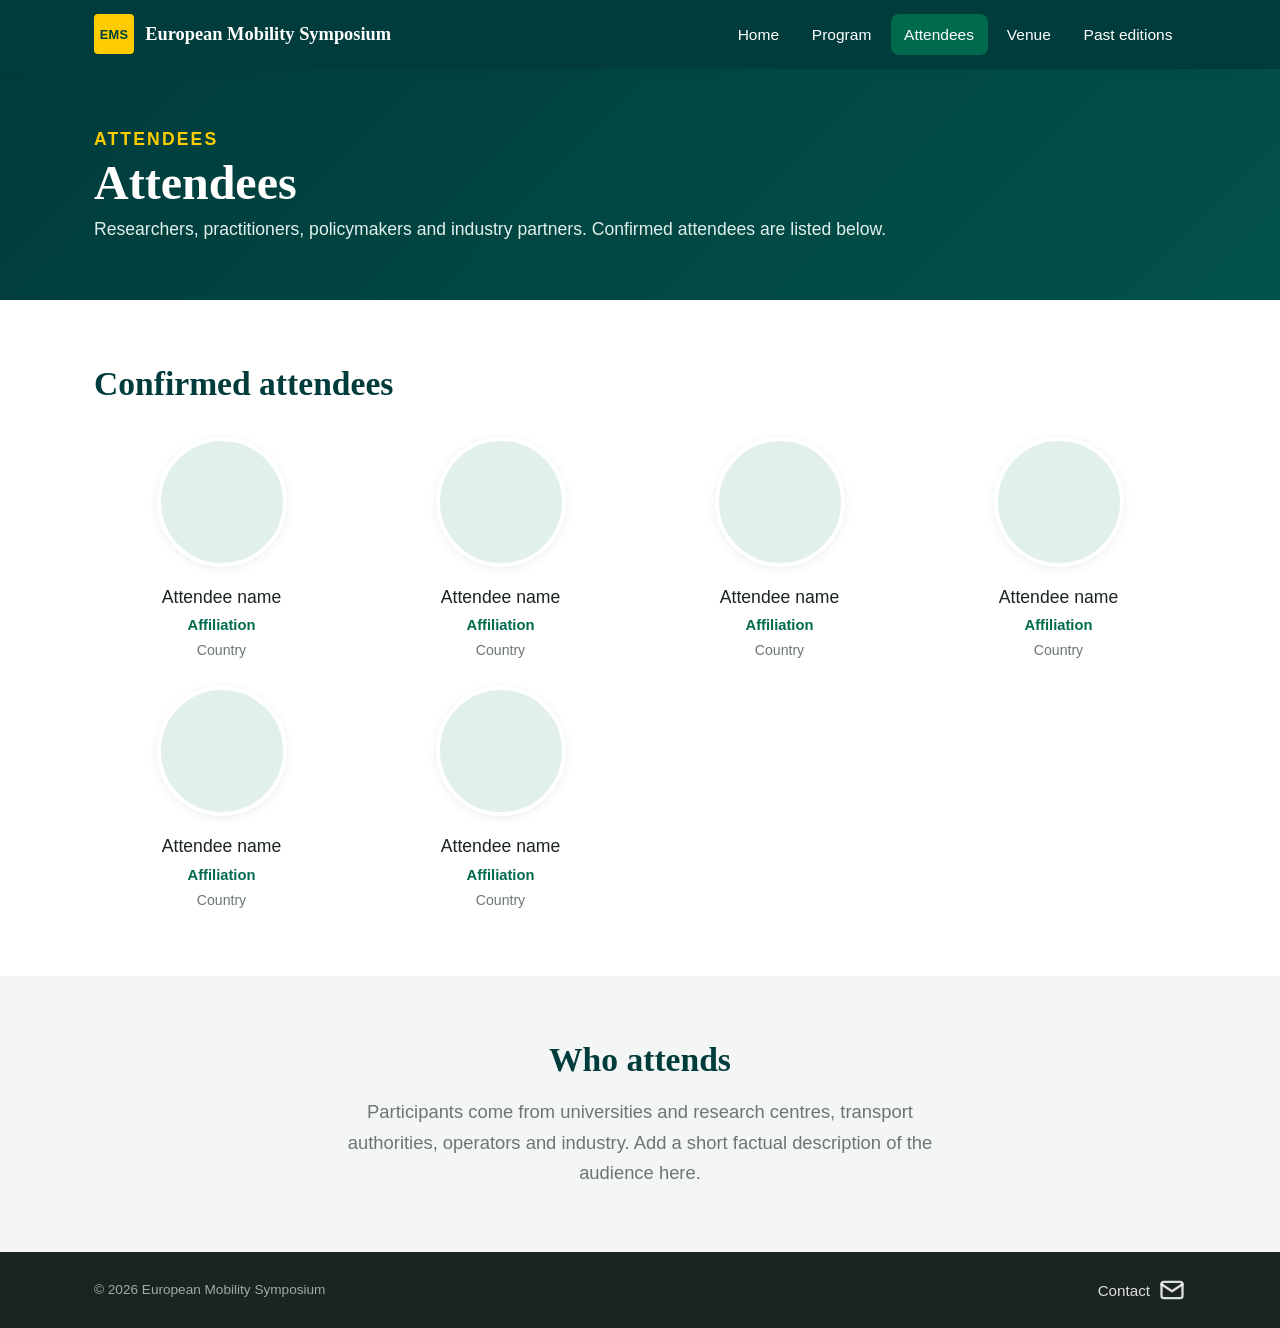
<file: attendees.html>
<!DOCTYPE html>
<html lang="en">
<head>
  <meta charset="UTF-8" />
  <meta name="viewport" content="width=device-width, initial-scale=1.0" />
  <title>Attendees &middot; European Mobility Symposium</title>
  <meta name="description" content="Meet the speakers, delegates and community joining the European Mobility Symposium." />
  <link rel="stylesheet" href="styles.css" />
</head>
<body>
  <a class="sr-only" href="#main">Skip to content</a>

  <header class="site-header">
    <nav class="nav" aria-label="Primary">
      <a class="nav__brand" href="index.html">
        <span class="nav__mark">EMS</span>
        <span>European Mobility Symposium</span>
      </a>
      <button class="nav__toggle" aria-expanded="false" aria-controls="nav-links" aria-label="Toggle navigation">&#9776;</button>
      <ul class="nav__links" id="nav-links">
        <li><a href="index.html">Home</a></li>
        <li><a href="program.html">Program</a></li>
        <li><a href="attendees.html" class="is-active">Attendees</a></li>
        <li><a href="venue.html">Venue</a></li>
        <li><a href="past-editions.html">Past editions</a></li>
      </ul>
    </nav>
  </header>

  <main id="main">
    <section class="page-head">
      <div class="container">
        <p class="eyebrow" style="color: var(--eu-gold);">Attendees</p>
        <h1>Attendees</h1>
        <p>Researchers, practitioners, policymakers and industry partners. Confirmed attendees are listed below.</p>
      </div>
    </section>

    <section class="section">
      <div class="container">
        <h2>Confirmed attendees</h2>
        <div class="grid grid--3" style="margin-top: 2rem;">
          <article class="person">
            <div class="person__photo"></div>
            <p class="person__name">Attendee name</p>
            <p class="person__role">Affiliation</p>
            <p class="person__org">Country</p>
          </article>
          <article class="person">
            <div class="person__photo"></div>
            <p class="person__name">Attendee name</p>
            <p class="person__role">Affiliation</p>
            <p class="person__org">Country</p>
          </article>
          <article class="person">
            <div class="person__photo"></div>
            <p class="person__name">Attendee name</p>
            <p class="person__role">Affiliation</p>
            <p class="person__org">Country</p>
          </article>
          <article class="person">
            <div class="person__photo"></div>
            <p class="person__name">Attendee name</p>
            <p class="person__role">Affiliation</p>
            <p class="person__org">Country</p>
          </article>
          <article class="person">
            <div class="person__photo"></div>
            <p class="person__name">Attendee name</p>
            <p class="person__role">Affiliation</p>
            <p class="person__org">Country</p>
          </article>
          <article class="person">
            <div class="person__photo"></div>
            <p class="person__name">Attendee name</p>
            <p class="person__role">Affiliation</p>
            <p class="person__org">Country</p>
          </article>
        </div>
      </div>
    </section>

    <section class="section section--tint">
      <div class="container text-center">
        <h2>Who attends</h2>
        <p class="lead" style="margin: 0 auto;">Participants come from universities and research centres, transport authorities, operators and industry. Add a short factual description of the audience here.</p>
      </div>
    </section>
  </main>

  <footer class="site-footer">
    <div class="container footer-row">
      <p class="footer-copy">&copy; 2026 European Mobility Symposium</p>
      <a href="#" class="footer-email" onclick="return emailUs(event)" aria-label="Email the symposium team">
        <span>Contact</span>
        <svg width="28" height="28" viewBox="0 0 24 24" fill="none" stroke="currentColor" stroke-width="2" stroke-linecap="round" stroke-linejoin="round" aria-hidden="true">
          <rect x="3" y="5" width="18" height="14" rx="2"></rect>
          <path d="m3 7 9 6 9-6"></path>
        </svg>
      </a>
    </div>
  </footer>

  <script>
    function emailUs(e) {
      if (e) e.preventDefault();
      var user = 'ems';
      var domain = 'biocomplexlab.org';
      window.location.href = 'mailto:' + user + String.fromCharCode(64) + domain;
      return false;
    }
    (function () {
      var toggle = document.querySelector('.nav__toggle');
      var links = document.getElementById('nav-links');
      if (toggle && links) {
        toggle.addEventListener('click', function () {
          var open = links.classList.toggle('is-open');
          toggle.setAttribute('aria-expanded', open ? 'true' : 'false');
        });
      }
    })();
  </script>
</body>
</html>
</file>
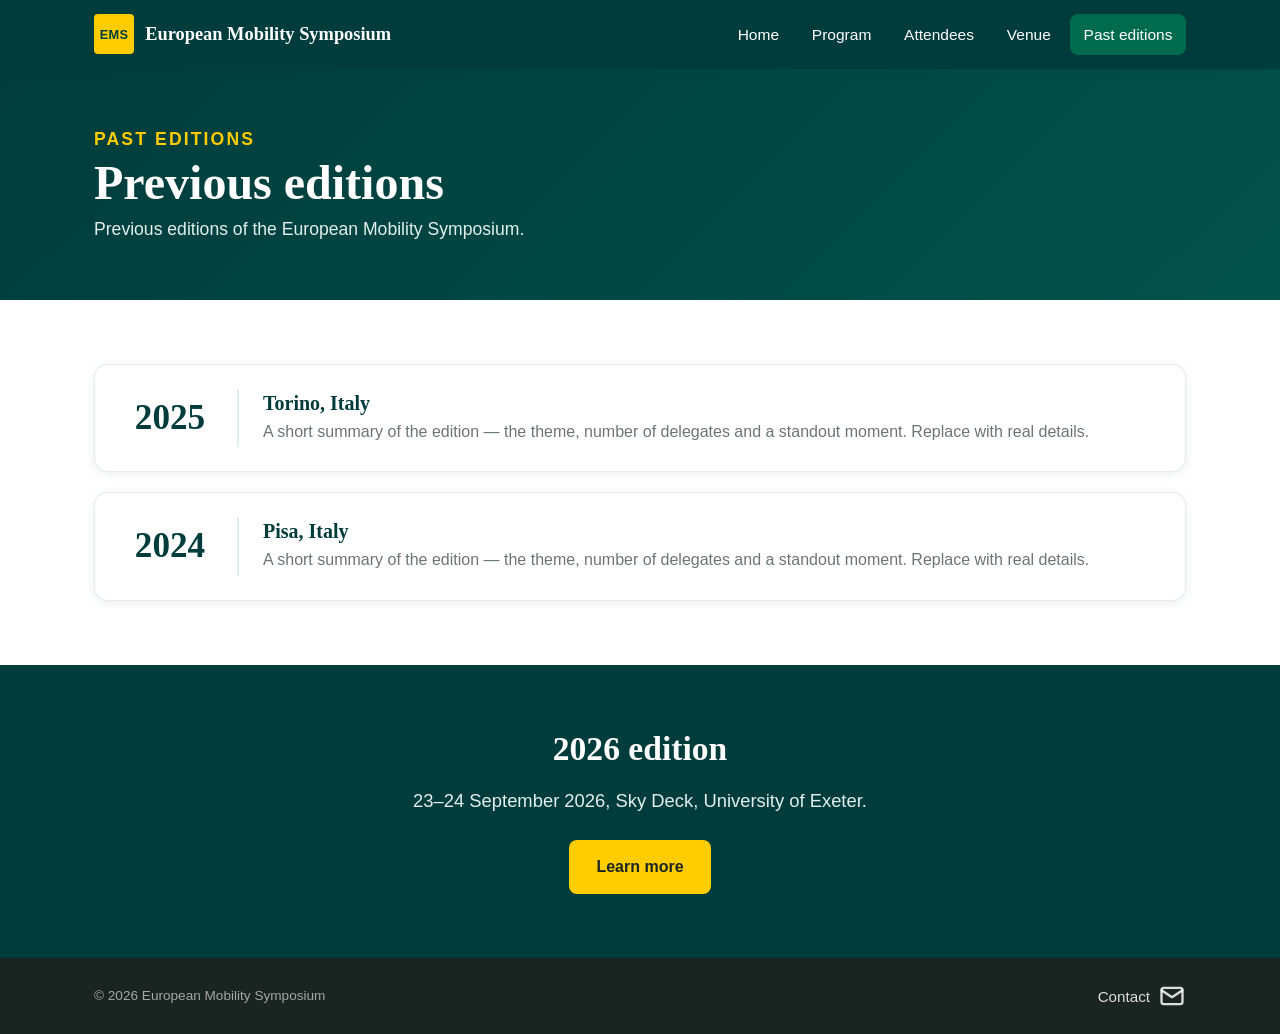
<file: past-editions.html>
<!DOCTYPE html>
<html lang="en">
<head>
  <meta charset="UTF-8" />
  <meta name="viewport" content="width=device-width, initial-scale=1.0" />
  <title>Past editions &middot; European Mobility Symposium</title>
  <meta name="description" content="A look back at previous editions of the European Mobility Symposium." />
  <link rel="stylesheet" href="styles.css" />
</head>
<body>
  <a class="sr-only" href="#main">Skip to content</a>

  <header class="site-header">
    <nav class="nav" aria-label="Primary">
      <a class="nav__brand" href="index.html">
        <span class="nav__mark">EMS</span>
        <span>European Mobility Symposium</span>
      </a>
      <button class="nav__toggle" aria-expanded="false" aria-controls="nav-links" aria-label="Toggle navigation">&#9776;</button>
      <ul class="nav__links" id="nav-links">
        <li><a href="index.html">Home</a></li>
        <li><a href="program.html">Program</a></li>
        <li><a href="attendees.html">Attendees</a></li>
        <li><a href="venue.html">Venue</a></li>
        <li><a href="past-editions.html" class="is-active">Past editions</a></li>
      </ul>
    </nav>
  </header>

  <main id="main">
    <section class="page-head">
      <div class="container">
        <p class="eyebrow" style="color: var(--eu-gold);">Past editions</p>
        <h1>Previous editions</h1>
        <p>Previous editions of the European Mobility Symposium.</p>
      </div>
    </section>

    <section class="section">
      <div class="container">
        <div class="grid" style="gap: 1.25rem;">
          <article class="edition">
            <div class="edition__year">2025</div>
            <div>
              <h3>Torino, Italy</h3>
              <p>A short summary of the edition &mdash; the theme, number of delegates and a standout moment. Replace with real details.</p>
            </div>
          </article>
          <article class="edition">
            <div class="edition__year">2024</div>
            <div>
              <h3>Pisa, Italy</h3>
              <p>A short summary of the edition &mdash; the theme, number of delegates and a standout moment. Replace with real details.</p>
            </div>
          </article>
        </div>
      </div>
    </section>

    <section class="section section--green">
      <div class="container text-center">
        <h2>2026 edition</h2>
        <p class="lead" style="margin: 0 auto 1.5rem;">23&ndash;24 September 2026, Sky Deck, University of Exeter.</p>
        <a class="btn btn--primary" href="index.html">Learn more</a>
      </div>
    </section>
  </main>

  <footer class="site-footer">
    <div class="container footer-row">
      <p class="footer-copy">&copy; 2026 European Mobility Symposium</p>
      <a href="#" class="footer-email" onclick="return emailUs(event)" aria-label="Email the symposium team">
        <span>Contact</span>
        <svg width="28" height="28" viewBox="0 0 24 24" fill="none" stroke="currentColor" stroke-width="2" stroke-linecap="round" stroke-linejoin="round" aria-hidden="true">
          <rect x="3" y="5" width="18" height="14" rx="2"></rect>
          <path d="m3 7 9 6 9-6"></path>
        </svg>
      </a>
    </div>
  </footer>

  <script>
    function emailUs(e) {
      if (e) e.preventDefault();
      var user = 'ems';
      var domain = 'biocomplexlab.org';
      window.location.href = 'mailto:' + user + String.fromCharCode(64) + domain;
      return false;
    }
    (function () {
      var toggle = document.querySelector('.nav__toggle');
      var links = document.getElementById('nav-links');
      if (toggle && links) {
        toggle.addEventListener('click', function () {
          var open = links.classList.toggle('is-open');
          toggle.setAttribute('aria-expanded', open ? 'true' : 'false');
        });
      }
    })();
  </script>
</body>
</html>
</file>
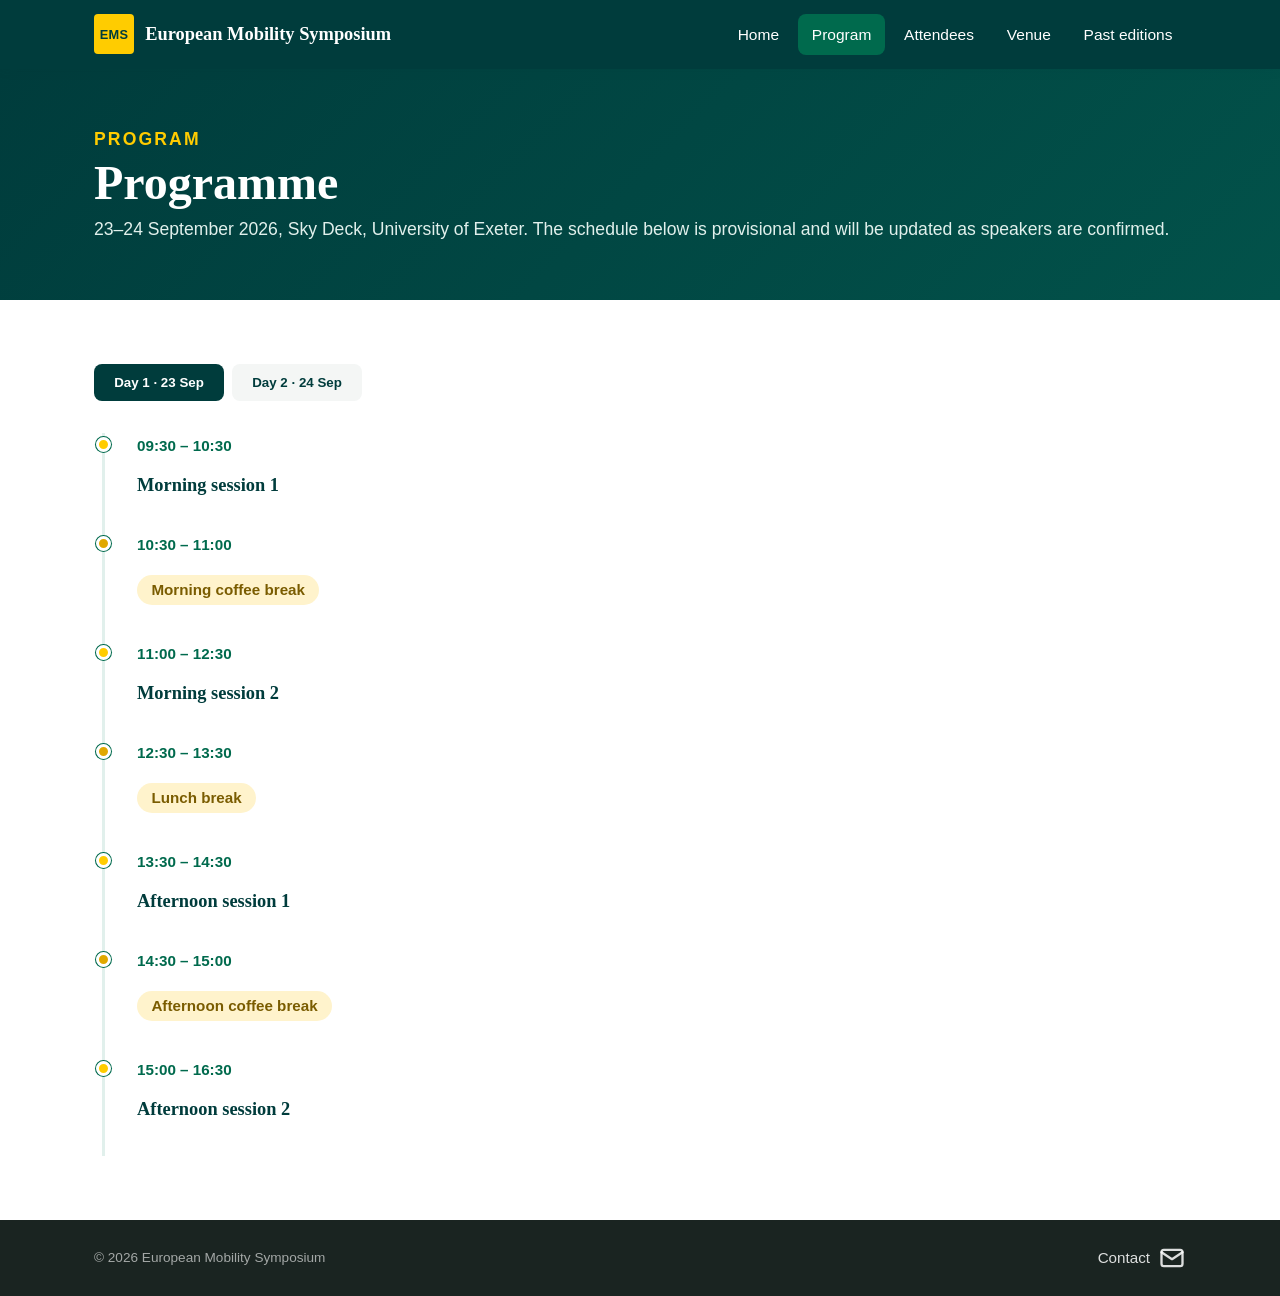
<file: program.html>
<!DOCTYPE html>
<html lang="en">
<head>
  <meta charset="UTF-8" />
  <meta name="viewport" content="width=device-width, initial-scale=1.0" />
  <title>Program &middot; European Mobility Symposium</title>
  <meta name="description" content="Explore the full programme of keynotes, sessions and networking at the European Mobility Symposium." />
  <link rel="stylesheet" href="styles.css" />
</head>
<body>
  <a class="sr-only" href="#main">Skip to content</a>

  <header class="site-header">
    <nav class="nav" aria-label="Primary">
      <a class="nav__brand" href="index.html">
        <span class="nav__mark">EMS</span>
        <span>European Mobility Symposium</span>
      </a>
      <button class="nav__toggle" aria-expanded="false" aria-controls="nav-links" aria-label="Toggle navigation">&#9776;</button>
      <ul class="nav__links" id="nav-links">
        <li><a href="index.html">Home</a></li>
        <li><a href="program.html" class="is-active">Program</a></li>
        <li><a href="attendees.html">Attendees</a></li>
        <li><a href="venue.html">Venue</a></li>
        <li><a href="past-editions.html">Past editions</a></li>
      </ul>
    </nav>
  </header>

  <main id="main">
    <section class="page-head">
      <div class="container">
        <p class="eyebrow" style="color: var(--eu-gold);">Program</p>
        <h1>Programme</h1>
        <p>23&ndash;24 September 2026, Sky Deck, University of Exeter. The schedule below is provisional and will be updated as speakers are confirmed.</p>
      </div>
    </section>

    <section class="section">
      <div class="container">
        <div class="day-tabs" role="tablist" aria-label="Programme days">
          <button class="day-tab is-active" data-day="day1" role="tab" aria-selected="true">Day 1 &middot; 23 Sep</button>
          <button class="day-tab" data-day="day2" role="tab" aria-selected="false">Day 2 &middot; 24 Sep</button>
        </div>

        <div class="schedule" id="day1" role="tabpanel">
          <div class="schedule__item">
            <p class="schedule__time">09:30 &ndash; 10:30</p>
            <h3 class="schedule__title">Morning session 1</h3>
          </div>
          <div class="schedule__item schedule__item--break">
            <p class="schedule__time">10:30 &ndash; 11:00</p>
            <h3 class="schedule__title">Morning coffee break</h3>
          </div>
          <div class="schedule__item">
            <p class="schedule__time">11:00 &ndash; 12:30</p>
            <h3 class="schedule__title">Morning session 2</h3>
          </div>
          <div class="schedule__item schedule__item--break">
            <p class="schedule__time">12:30 &ndash; 13:30</p>
            <h3 class="schedule__title">Lunch break</h3>
          </div>
          <div class="schedule__item">
            <p class="schedule__time">13:30 &ndash; 14:30</p>
            <h3 class="schedule__title">Afternoon session 1</h3>
          </div>
          <div class="schedule__item schedule__item--break">
            <p class="schedule__time">14:30 &ndash; 15:00</p>
            <h3 class="schedule__title">Afternoon coffee break</h3>
          </div>
          <div class="schedule__item">
            <p class="schedule__time">15:00 &ndash; 16:30</p>
            <h3 class="schedule__title">Afternoon session 2</h3>
          </div>
        </div>

        <div class="schedule" id="day2" role="tabpanel" hidden>
          <div class="schedule__item">
            <p class="schedule__time">09:30 &ndash; 10:30</p>
            <h3 class="schedule__title">Morning session 1</h3>
          </div>
          <div class="schedule__item schedule__item--break">
            <p class="schedule__time">10:30 &ndash; 11:00</p>
            <h3 class="schedule__title">Morning coffee break</h3>
          </div>
          <div class="schedule__item">
            <p class="schedule__time">11:00 &ndash; 12:30</p>
            <h3 class="schedule__title">Morning session 2</h3>
          </div>
          <div class="schedule__item schedule__item--break">
            <p class="schedule__time">12:30 &ndash; 13:30</p>
            <h3 class="schedule__title">Lunch break</h3>
          </div>
          <div class="schedule__item">
            <p class="schedule__time">13:30 &ndash; 14:30</p>
            <h3 class="schedule__title">Afternoon session 1</h3>
          </div>
          <div class="schedule__item schedule__item--break">
            <p class="schedule__time">14:30 &ndash; 15:00</p>
            <h3 class="schedule__title">Afternoon coffee break</h3>
          </div>
          <div class="schedule__item">
            <p class="schedule__time">15:00 &ndash; 16:30</p>
            <h3 class="schedule__title">Afternoon session 2</h3>
          </div>
        </div>
      </div>
    </section>
  </main>

  <footer class="site-footer">
    <div class="container footer-row">
      <p class="footer-copy">&copy; 2026 European Mobility Symposium</p>
      <a href="#" class="footer-email" onclick="return emailUs(event)" aria-label="Email the symposium team">
        <span>Contact</span>
        <svg width="28" height="28" viewBox="0 0 24 24" fill="none" stroke="currentColor" stroke-width="2" stroke-linecap="round" stroke-linejoin="round" aria-hidden="true">
          <rect x="3" y="5" width="18" height="14" rx="2"></rect>
          <path d="m3 7 9 6 9-6"></path>
        </svg>
      </a>
    </div>
  </footer>

  <script>
    function emailUs(e) {
      if (e) e.preventDefault();
      var user = 'ems';
      var domain = 'biocomplexlab.org';
      window.location.href = 'mailto:' + user + String.fromCharCode(64) + domain;
      return false;
    }
    (function () {
      var toggle = document.querySelector('.nav__toggle');
      var links = document.getElementById('nav-links');
      if (toggle && links) {
        toggle.addEventListener('click', function () {
          var open = links.classList.toggle('is-open');
          toggle.setAttribute('aria-expanded', open ? 'true' : 'false');
        });
      }

      var tabs = document.querySelectorAll('.day-tab');
      tabs.forEach(function (tab) {
        tab.addEventListener('click', function () {
          tabs.forEach(function (t) {
            t.classList.remove('is-active');
            t.setAttribute('aria-selected', 'false');
            document.getElementById(t.dataset.day).hidden = true;
          });
          tab.classList.add('is-active');
          tab.setAttribute('aria-selected', 'true');
          document.getElementById(tab.dataset.day).hidden = false;
        });
      });
    })();
  </script>
</body>
</html>
</file>
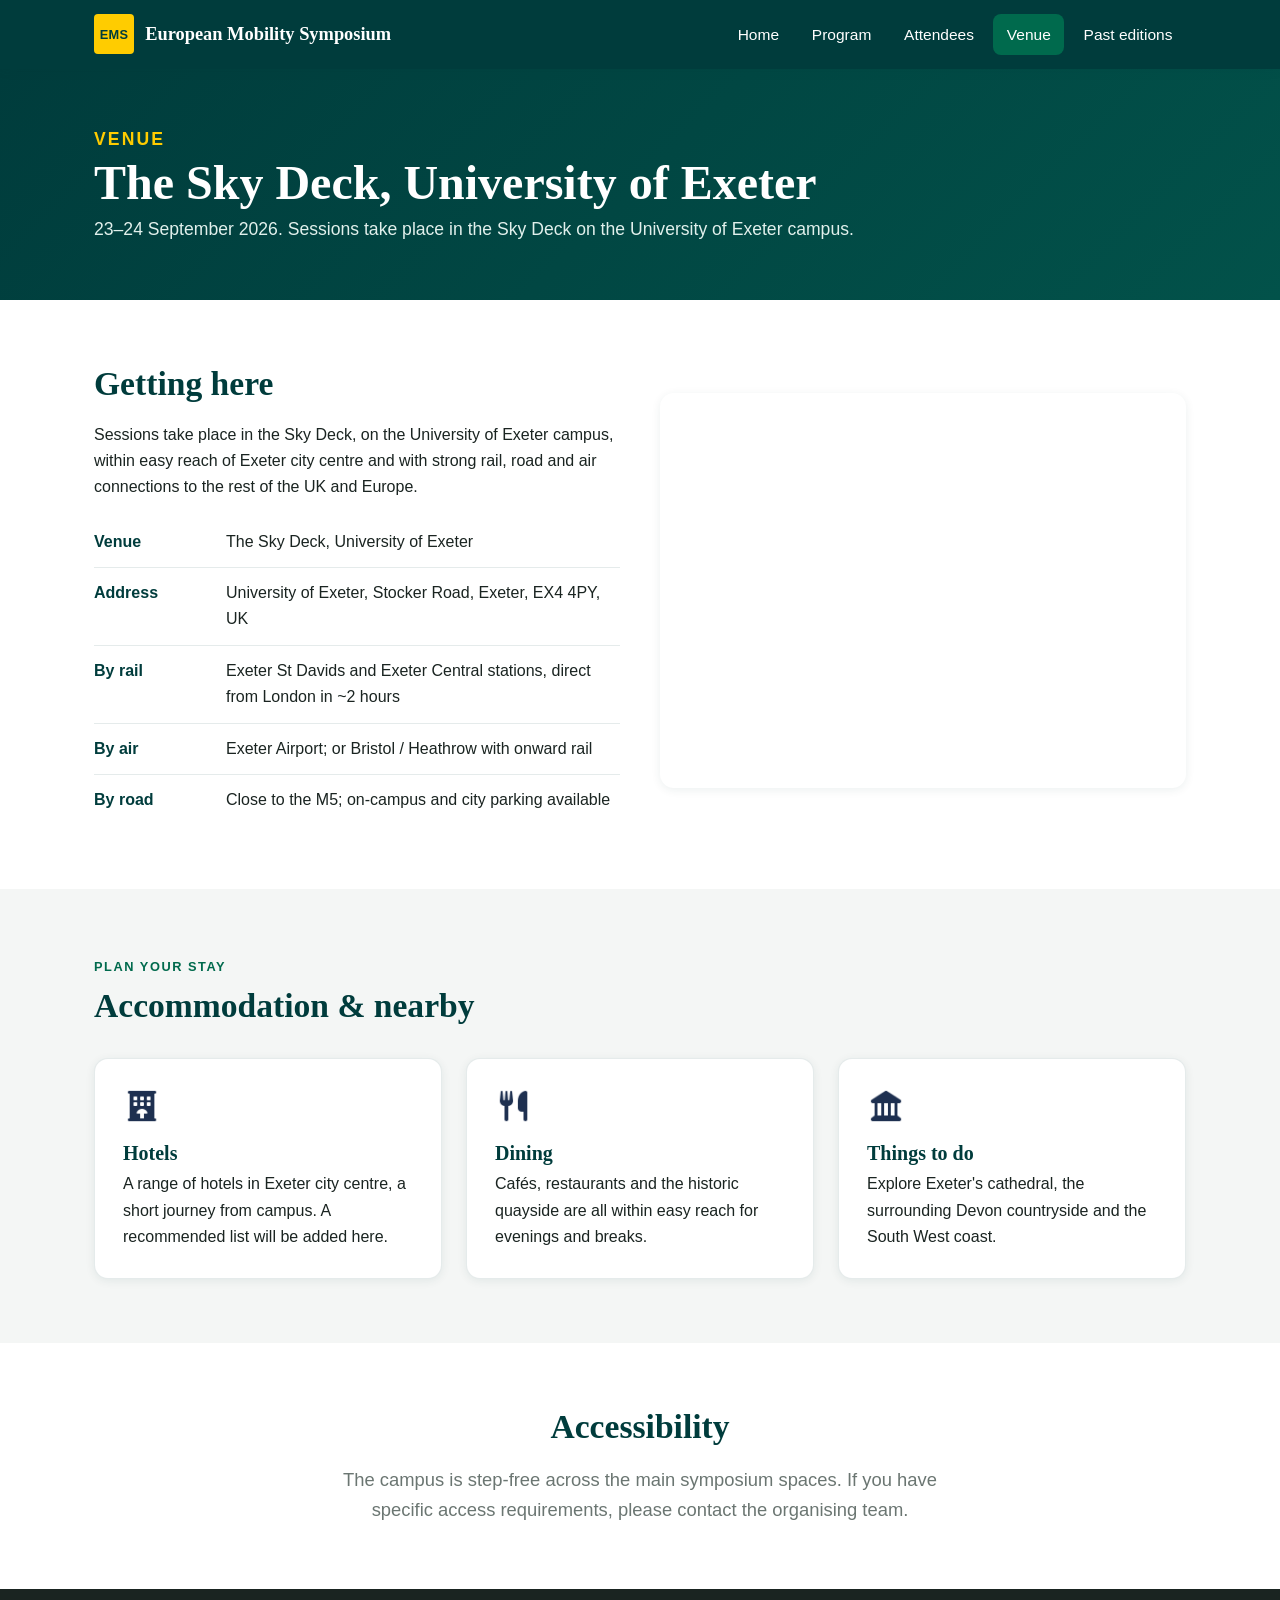
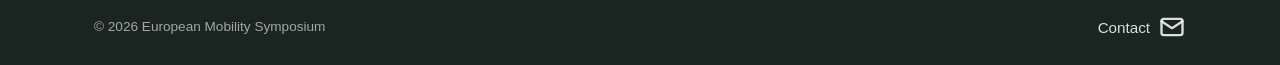
<file: venue.html>
<!DOCTYPE html>
<html lang="en">
<head>
  <meta charset="UTF-8" />
  <meta name="viewport" content="width=device-width, initial-scale=1.0" />
  <title>Venue &middot; European Mobility Symposium</title>
  <meta name="description" content="Find the venue, travel information and accommodation for the European Mobility Symposium at the University of Exeter." />
  <link rel="stylesheet" href="styles.css" />
</head>
<body>
  <a class="sr-only" href="#main">Skip to content</a>

  <header class="site-header">
    <nav class="nav" aria-label="Primary">
      <a class="nav__brand" href="index.html">
        <span class="nav__mark">EMS</span>
        <span>European Mobility Symposium</span>
      </a>
      <button class="nav__toggle" aria-expanded="false" aria-controls="nav-links" aria-label="Toggle navigation">&#9776;</button>
      <ul class="nav__links" id="nav-links">
        <li><a href="index.html">Home</a></li>
        <li><a href="program.html">Program</a></li>
        <li><a href="attendees.html">Attendees</a></li>
        <li><a href="venue.html" class="is-active">Venue</a></li>
        <li><a href="past-editions.html">Past editions</a></li>
      </ul>
    </nav>
  </header>

  <main id="main">
    <section class="page-head">
      <div class="container">
        <p class="eyebrow" style="color: var(--eu-gold);">Venue</p>
        <h1>The Sky Deck, University of Exeter</h1>
        <p>23&ndash;24 September 2026. Sessions take place in the Sky Deck on the University of Exeter campus.</p>
      </div>
    </section>

    <section class="section">
      <div class="container">
        <div class="split">
          <div>
            <h2>Getting here</h2>
            <p>Sessions take place in the Sky Deck, on the University of Exeter campus, within easy reach of Exeter city centre and with strong rail, road and air connections to the rest of the UK and Europe.</p>
            <ul class="info-list">
              <li><strong>Venue</strong> <span>The Sky Deck, University of Exeter</span></li>
              <li><strong>Address</strong> <span>University of Exeter, Stocker Road, Exeter, EX4 4PY, UK</span></li>
              <li><strong>By rail</strong> <span>Exeter St Davids and Exeter Central stations, direct from London in ~2 hours</span></li>
              <li><strong>By air</strong> <span>Exeter Airport; or Bristol / Heathrow with onward rail</span></li>
              <li><strong>By road</strong> <span>Close to the M5; on-campus and city parking available</span></li>
            </ul>
          </div>
          <div>
            <iframe
              class="map-embed"
              title="Google map of the Sky Deck, University of Exeter"
              src="https://www.google.com/maps?q=Sky+Deck,+University+of+Exeter,+Stocker+Road,+Exeter+EX4+4PY&output=embed"
              loading="lazy"
              allowfullscreen
              referrerpolicy="no-referrer-when-downgrade"></iframe>
          </div>
        </div>
      </div>
    </section>

    <section class="section section--tint">
      <div class="container">
        <p class="eyebrow">Plan your stay</p>
        <h2>Accommodation &amp; nearby</h2>
        <div class="grid grid--3" style="margin-top: 2rem;">
          <article class="card">
            <img class="card__icon-img" src="icons/hotel.png" alt="" />
            <h3>Hotels</h3>
            <p>A range of hotels in Exeter city centre, a short journey from campus. A recommended list will be added here.</p>
          </article>
          <article class="card">
            <img class="card__icon-img" src="icons/food.png" alt="" />
            <h3>Dining</h3>
            <p>Cafés, restaurants and the historic quayside are all within easy reach for evenings and breaks.</p>
          </article>
          <article class="card">
            <img class="card__icon-img" src="icons/landmark.png" alt="" />
            <h3>Things to do</h3>
            <p>Explore Exeter's cathedral, the surrounding Devon countryside and the South West coast.</p>
          </article>
        </div>
      </div>
    </section>

    <section class="section">
      <div class="container text-center">
        <h2>Accessibility</h2>
        <p class="lead" style="margin: 0 auto;">The campus is step-free across the main symposium spaces. If you have specific access requirements, please contact the organising team.</p>
      </div>
    </section>
  </main>

  <footer class="site-footer">
    <div class="container footer-row">
      <p class="footer-copy">&copy; 2026 European Mobility Symposium</p>
      <a href="#" class="footer-email" onclick="return emailUs(event)" aria-label="Email the symposium team">
        <span>Contact</span>
        <svg width="28" height="28" viewBox="0 0 24 24" fill="none" stroke="currentColor" stroke-width="2" stroke-linecap="round" stroke-linejoin="round" aria-hidden="true">
          <rect x="3" y="5" width="18" height="14" rx="2"></rect>
          <path d="m3 7 9 6 9-6"></path>
        </svg>
      </a>
    </div>
  </footer>

  <script>
    function emailUs(e) {
      if (e) e.preventDefault();
      var user = 'ems';
      var domain = 'biocomplexlab.org';
      window.location.href = 'mailto:' + user + String.fromCharCode(64) + domain;
      return false;
    }
    (function () {
      var toggle = document.querySelector('.nav__toggle');
      var links = document.getElementById('nav-links');
      if (toggle && links) {
        toggle.addEventListener('click', function () {
          var open = links.classList.toggle('is-open');
          toggle.setAttribute('aria-expanded', open ? 'true' : 'false');
        });
      }
    })();
  </script>
</body>
</html>
</file>
<file: styles.css>
/* ==========================================================================
   European Mobility Symposium — unified stylesheet
   Palette: University of Exeter green + European Union blue & gold
   ========================================================================== */

:root {
  /* Brand core */
  --green-deep:      #003C3C;  /* Exeter deep green — primary */
  --green-highlight: #006A4D;  /* highlight green — links, accents */

  /* European accents */
  --eu-blue:         #003399;  /* EU reflex blue */
  --eu-blue-bright:  #3266ad;  /* brighter blue for lighter contexts */
  --eu-gold:         #FFCC00;  /* euro gold — primary CTA */
  --eu-gold-dark:    #B38F00;  /* gold for text on light backgrounds */

  /* Neutrals */
  --mist:            #F4F6F5;
  --slate:           #6B7672;
  --ink:             #1A2421;
  --white:           #FFFFFF;
  --green-tint:      #E1F0EC;  /* pale green surface */

  /* Typography */
  --font-sans: "Segoe UI", Roboto, Helvetica, Arial, sans-serif;
  --font-serif: Georgia, "Times New Roman", serif;

  /* Layout */
  --maxw: 1140px;
  --radius: 8px;
  --radius-lg: 14px;
  --shadow: 0 2px 10px rgba(0, 60, 60, 0.08);
  --shadow-lg: 0 8px 30px rgba(0, 60, 60, 0.12);
  --transition: 0.2s ease;
}

/* --------------------------------------------------------------------------
   Base
   -------------------------------------------------------------------------- */
*,
*::before,
*::after { box-sizing: border-box; }

html { scroll-behavior: smooth; }

body {
  margin: 0;
  font-family: var(--font-sans);
  color: var(--ink);
  background: var(--white);
  line-height: 1.65;
  -webkit-font-smoothing: antialiased;
}

h1, h2, h3, h4 {
  font-family: var(--font-serif);
  line-height: 1.2;
  color: var(--green-deep);
  margin: 0 0 0.5em;
  font-weight: 600;
}

h1 { font-size: clamp(2rem, 4vw, 3rem); }
h2 { font-size: clamp(1.5rem, 3vw, 2.1rem); }
h3 { font-size: 1.25rem; }

p { margin: 0 0 1rem; }

a {
  color: var(--green-highlight);
  text-decoration: none;
  transition: color var(--transition);
}
a:hover { color: var(--green-deep); text-decoration: underline; }

img { max-width: 100%; display: block; }

.container {
  width: 100%;
  max-width: var(--maxw);
  margin: 0 auto;
  padding: 0 1.5rem;
}

.section { padding: 4rem 0; }
.section--tint { background: var(--mist); }
.section--green {
  background: var(--green-deep);
  color: var(--white);
}
.section--green h2,
.section--green h3 { color: var(--white); }

.text-center { text-align: center; }
.lead { font-size: 1.15rem; color: var(--slate); max-width: 60ch; }
.section--green .lead { color: var(--green-tint); }

.eyebrow {
  display: inline-block;
  text-transform: uppercase;
  letter-spacing: 0.12em;
  font-size: 0.8rem;
  font-weight: 700;
  color: var(--green-highlight);
  margin-bottom: 0.5rem;
}
.section--green .eyebrow { color: var(--eu-gold); }

/* --------------------------------------------------------------------------
   Buttons
   -------------------------------------------------------------------------- */
.btn {
  display: inline-block;
  padding: 0.75rem 1.6rem;
  border-radius: var(--radius);
  font-weight: 600;
  font-size: 1rem;
  border: 2px solid transparent;
  cursor: pointer;
  transition: all var(--transition);
  text-decoration: none;
}
.btn:hover { text-decoration: none; transform: translateY(-1px); }

.btn--primary {
  background: var(--eu-gold);
  color: var(--ink);
}
.btn--primary:hover { background: #ffd633; color: var(--ink); }

.btn--secondary {
  background: transparent;
  color: var(--white);
  border-color: var(--eu-blue-bright);
}
.btn--secondary:hover { background: rgba(50, 102, 173, 0.2); color: var(--white); }

.btn--outline {
  background: transparent;
  color: var(--green-deep);
  border-color: var(--green-deep);
}
.btn--outline:hover { background: var(--green-deep); color: var(--white); }

/* --------------------------------------------------------------------------
   Header / navigation
   -------------------------------------------------------------------------- */
.site-header {
  position: sticky;
  top: 0;
  z-index: 100;
  background: var(--green-deep);
  color: var(--white);
  box-shadow: var(--shadow);
}
.nav {
  display: flex;
  align-items: center;
  justify-content: space-between;
  padding: 0.85rem 1.5rem;
  max-width: var(--maxw);
  margin: 0 auto;
}
.nav__brand {
  display: flex;
  align-items: center;
  gap: 0.7rem;
  color: var(--white);
  font-family: var(--font-serif);
  font-weight: 600;
  font-size: 1.15rem;
  text-decoration: none;
}
.nav__brand:hover { color: var(--white); text-decoration: none; }
.nav__mark {
  width: 40px;
  height: 40px;
  border-radius: 4px;
  background: var(--eu-gold);
  color: var(--green-deep);
  display: grid;
  place-items: center;
  font-weight: 700;
  font-size: 0.8rem;
  letter-spacing: 0.02em;
  font-family: var(--font-sans);
  flex-shrink: 0;
}
.nav__links {
  display: flex;
  align-items: center;
  gap: 0.35rem;
  list-style: none;
  margin: 0;
  padding: 0;
}
.nav__links a {
  display: block;
  color: var(--white);
  padding: 0.5rem 0.85rem;
  border-radius: var(--radius);
  font-size: 0.97rem;
  font-weight: 500;
  transition: background var(--transition);
}
.nav__links a:hover {
  background: rgba(255, 255, 255, 0.12);
  text-decoration: none;
  color: var(--white);
}
.nav__links a.is-active {
  background: var(--green-highlight);
  color: var(--white);
}
.nav__toggle {
  display: none;
  background: transparent;
  border: 0;
  color: var(--white);
  font-size: 1.6rem;
  cursor: pointer;
  line-height: 1;
}

@media (max-width: 820px) {
  .nav__toggle { display: block; }
  .nav__links {
    position: absolute;
    top: 100%;
    left: 0;
    right: 0;
    flex-direction: column;
    align-items: stretch;
    gap: 0;
    background: var(--green-deep);
    padding: 0.5rem 1rem 1rem;
    box-shadow: var(--shadow-lg);
    max-height: 0;
    overflow: hidden;
    transition: max-height var(--transition);
  }
  .nav__links.is-open { max-height: 24rem; }
  .nav__links a { padding: 0.75rem 0.85rem; }
}

/* --------------------------------------------------------------------------
   Hero
   -------------------------------------------------------------------------- */
.hero {
  background: linear-gradient(135deg, var(--green-deep) 0%, #02524a 100%);
  color: var(--white);
  padding: 5rem 0;
  position: relative;
  overflow: hidden;
}
.hero::after {
  content: "";
  position: absolute;
  right: -120px;
  top: -120px;
  width: 360px;
  height: 360px;
  border-radius: 50%;
  background: radial-gradient(circle, rgba(255,204,0,0.18), transparent 70%);
  z-index: 1;
  pointer-events: none;
}
.hero__content { position: relative; z-index: 2; }
.hero__anim {
  position: absolute;
  top: 0;
  right: 0;
  bottom: 0;
  width: 60%;
  z-index: 0;
  pointer-events: none;
  -webkit-mask-image: linear-gradient(to right, transparent 0%, #000 40%);
  mask-image: linear-gradient(to right, transparent 0%, #000 40%);
}
.hero__anim svg { width: 100%; height: 100%; display: block; }
@media (max-width: 900px) {
  .hero__anim { width: 100%; opacity: 0.3;
    -webkit-mask-image: none; mask-image: none; }
}
.hero h1 { color: var(--white); max-width: 18ch; }
.hero__lead { font-size: 1.25rem; color: var(--green-tint); max-width: 55ch; }
.hero__meta {
  display: flex;
  flex-wrap: wrap;
  gap: 1.5rem;
  margin: 1.5rem 0 2rem;
}
.hero__meta-item {
  display: flex;
  align-items: center;
  gap: 0.5rem;
  font-weight: 500;
}
.hero__meta-item span { color: var(--eu-gold); font-weight: 700; }
.hero__actions { display: flex; flex-wrap: wrap; gap: 1rem; }

/* --------------------------------------------------------------------------
   Page header (interior pages)
   -------------------------------------------------------------------------- */
.page-head {
  background: linear-gradient(135deg, var(--green-deep) 0%, #02524a 100%);
  color: var(--white);
  padding: 3.5rem 0;
}
.page-head h1 { color: var(--white); margin-bottom: 0.25rem; }
.page-head p { color: var(--green-tint); font-size: 1.1rem; margin: 0; }

/* --------------------------------------------------------------------------
   Cards & grids
   -------------------------------------------------------------------------- */
.grid {
  display: grid;
  gap: 1.5rem;
}
.grid--2 { grid-template-columns: repeat(auto-fit, minmax(280px, 1fr)); }
.grid--3 { grid-template-columns: repeat(auto-fit, minmax(240px, 1fr)); }

.card {
  background: var(--white);
  border: 1px solid rgba(0, 60, 60, 0.1);
  border-radius: var(--radius-lg);
  padding: 1.75rem;
  box-shadow: var(--shadow);
  transition: transform var(--transition), box-shadow var(--transition);
}
.card:hover { transform: translateY(-3px); box-shadow: var(--shadow-lg); }
.card__icon {
  width: 48px;
  height: 48px;
  border-radius: 50%;
  background: var(--green-tint);
  color: var(--green-deep);
  display: grid;
  place-items: center;
  font-size: 1.4rem;
  font-weight: 700;
  margin-bottom: 1rem;
}
.card__icon-img {
  display: block;
  width: 38px;
  height: 38px;
  object-fit: contain;
  margin: 0 0 1rem;
}
.card h3 { margin-bottom: 0.4rem; }
.card p:last-child { margin-bottom: 0; }

/* --------------------------------------------------------------------------
   Program / schedule
   -------------------------------------------------------------------------- */
.schedule { border-left: 3px solid var(--green-tint); margin-left: 0.5rem; }
.schedule__item {
  position: relative;
  padding: 0 0 2rem 2rem;
}
.schedule__item::before {
  content: "";
  position: absolute;
  left: -9px;
  top: 4px;
  width: 15px;
  height: 15px;
  border-radius: 50%;
  background: var(--eu-gold);
  border: 3px solid var(--white);
  box-shadow: 0 0 0 1px var(--green-highlight);
}
.schedule__time {
  font-weight: 700;
  color: var(--green-highlight);
  font-size: 0.95rem;
}
.schedule__title { margin: 0.15rem 0 0.25rem; font-size: 1.15rem; }
.schedule__meta { color: var(--slate); font-size: 0.9rem; margin: 0; }

.schedule__item--break .schedule__title {
  display: inline-block;
  background: #FFF3CC;
  color: #7A5C00;
  font-family: var(--font-sans);
  font-size: 0.95rem;
  font-weight: 600;
  padding: 0.35rem 0.9rem;
  border-radius: 999px;
}
.schedule__item--break::before { background: #E0A800; }

.day-tabs {
  display: flex;
  flex-wrap: wrap;
  gap: 0.5rem;
  margin-bottom: 2rem;
}
.day-tab {
  padding: 0.6rem 1.2rem;
  border-radius: var(--radius);
  background: var(--mist);
  color: var(--green-deep);
  font-weight: 600;
  border: 1px solid transparent;
  cursor: pointer;
}
.day-tab.is-active {
  background: var(--green-deep);
  color: var(--white);
}

/* --------------------------------------------------------------------------
   Speakers / attendees
   -------------------------------------------------------------------------- */
.person {
  text-align: center;
}
.person__photo {
  width: 130px;
  height: 130px;
  border-radius: 50%;
  margin: 0 auto 1rem;
  object-fit: cover;
  background: var(--green-tint);
  border: 4px solid var(--white);
  box-shadow: var(--shadow);
}
.person__name { margin: 0; font-size: 1.1rem; }
.person__role { color: var(--green-highlight); font-weight: 600; font-size: 0.92rem; margin: 0.1rem 0; }
.person__org { color: var(--slate); font-size: 0.88rem; margin: 0; }

/* --------------------------------------------------------------------------
   Stats
   -------------------------------------------------------------------------- */
.stats {
  display: grid;
  grid-template-columns: repeat(auto-fit, minmax(160px, 1fr));
  gap: 1.5rem;
  text-align: center;
}
.stat__num {
  font-family: var(--font-serif);
  font-size: 2.6rem;
  font-weight: 700;
  color: var(--eu-gold);
  line-height: 1;
}
.section:not(.section--green) .stat__num { color: var(--green-highlight); }
.stat__label { color: inherit; font-size: 0.95rem; margin: 0.35rem 0 0; opacity: 0.9; }

/* --------------------------------------------------------------------------
   Venue
   -------------------------------------------------------------------------- */
.split {
  display: grid;
  grid-template-columns: 1fr 1fr;
  gap: 2.5rem;
  align-items: center;
}
@media (max-width: 820px) { .split { grid-template-columns: 1fr; } }

.info-list { list-style: none; padding: 0; margin: 0; }
.info-list li {
  padding: 0.75rem 0;
  border-bottom: 1px solid rgba(0, 60, 60, 0.1);
  display: flex;
  gap: 0.75rem;
}
.info-list li:last-child { border-bottom: 0; }
.info-list strong { color: var(--green-deep); min-width: 120px; display: inline-block; }

.map-embed {
  width: 100%;
  aspect-ratio: 4 / 3;
  border: 0;
  border-radius: var(--radius-lg);
  box-shadow: var(--shadow);
}

/* --------------------------------------------------------------------------
   Past editions
   -------------------------------------------------------------------------- */
.edition {
  display: grid;
  grid-template-columns: 120px 1fr;
  gap: 1.5rem;
  align-items: center;
  padding: 1.5rem;
  border-radius: var(--radius-lg);
  background: var(--white);
  border: 1px solid rgba(0, 60, 60, 0.1);
  box-shadow: var(--shadow);
}
.edition__year {
  font-family: var(--font-serif);
  font-size: 2.2rem;
  font-weight: 700;
  color: var(--green-deep);
  text-align: center;
  border-right: 2px solid var(--green-tint);
  padding-right: 1rem;
}
.edition h3 { margin: 0 0 0.25rem; }
.edition p { margin: 0; color: var(--slate); }
@media (max-width: 560px) {
  .edition { grid-template-columns: 1fr; }
  .edition__year { border-right: 0; border-bottom: 2px solid var(--green-tint); padding: 0 0 0.5rem; }
}

/* --------------------------------------------------------------------------
   Institutions / logos
   -------------------------------------------------------------------------- */
.host-logo {
  max-width: 320px;
  height: auto;
  margin: 1.5rem auto 0;
}
.logo-row {
  display: flex;
  flex-wrap: wrap;
  justify-content: center;
  align-items: center;
  gap: 2.5rem;
  margin-top: 2rem;
}
.logo-placeholder {
  width: 180px;
  height: 90px;
  border: 1px dashed rgba(0, 60, 60, 0.3);
  border-radius: var(--radius);
  display: grid;
  place-items: center;
  color: var(--slate);
  font-size: 0.85rem;
  background: var(--white);
}

/* --------------------------------------------------------------------------
   Footer
   -------------------------------------------------------------------------- */
.site-footer {
  background: var(--ink);
  color: rgba(255, 255, 255, 0.8);
  padding: 1.5rem 0;
}
.site-footer a { color: rgba(255, 255, 255, 0.85); }
.site-footer a:hover { color: var(--eu-gold); text-decoration: none; }
.footer-row {
  display: flex;
  align-items: center;
  justify-content: space-between;
  flex-wrap: wrap;
  gap: 1rem;
}
.footer-email {
  display: inline-flex;
  align-items: center;
  gap: 0.5rem;
  color: rgba(255, 255, 255, 0.85);
  font-size: 0.95rem;
  cursor: pointer;
}
.footer-email:hover { color: var(--eu-gold); text-decoration: none; }
.footer-email svg { flex-shrink: 0; }
.footer-copy {
  margin: 0;
  font-size: 0.85rem;
  color: rgba(255, 255, 255, 0.6);
}

/* Accessibility */
.sr-only {
  position: absolute;
  width: 1px; height: 1px;
  padding: 0; margin: -1px;
  overflow: hidden; clip: rect(0,0,0,0);
  white-space: nowrap; border: 0;
}
:focus-visible { outline: 3px solid var(--eu-gold); outline-offset: 2px; }
</file>
